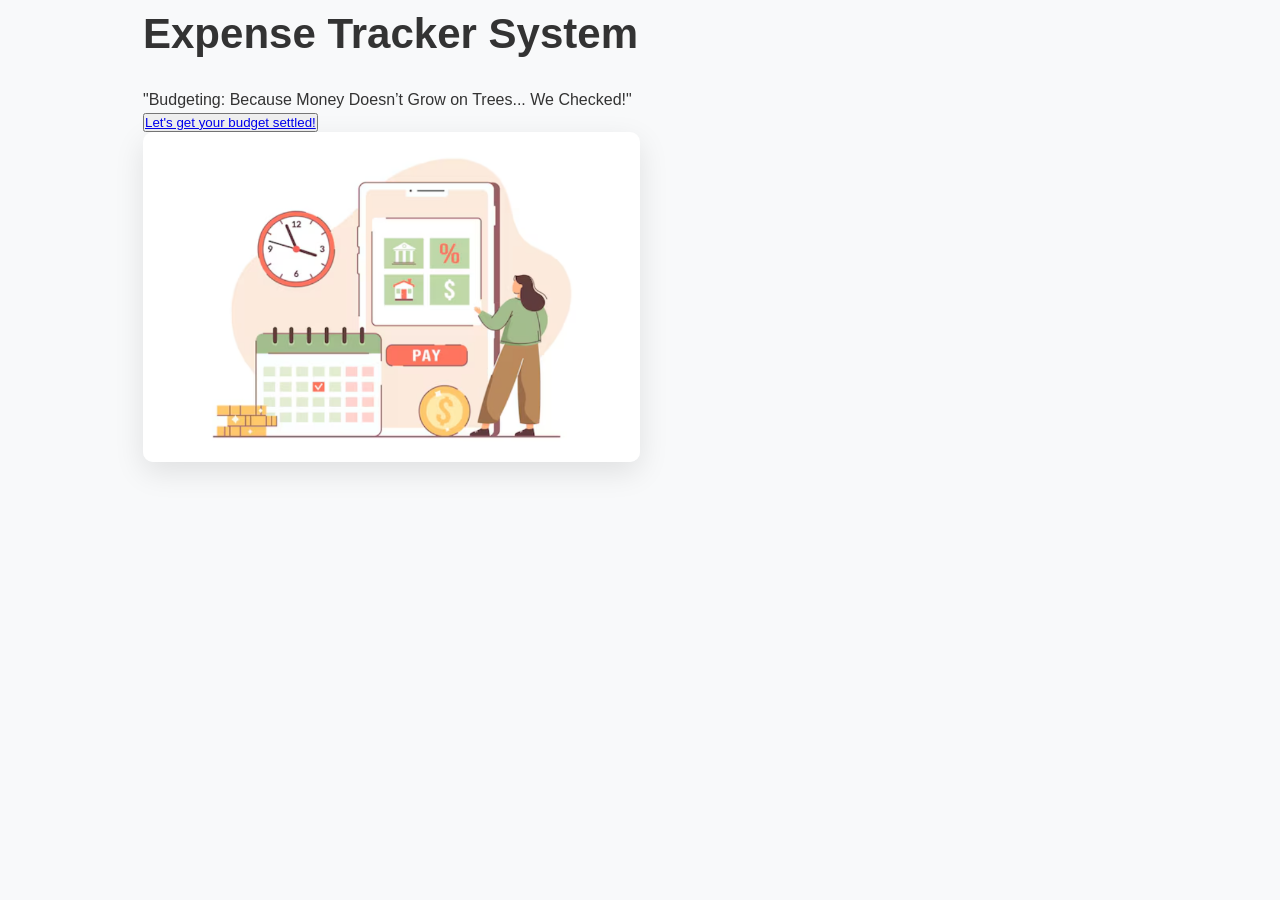
<file: pages/index.html>
<!DOCTYPE html>
<html lang="en">
<head>
    <meta charset="UTF-8">
    <meta name="viewport" content="width=device-width, initial-scale=1.0">
    <title>Expense Tracker System</title>
    <link rel="stylesheet" href="../css/index.css">
</head>
<body>
    <div class="container">
        <div class="left-side">
            <h1>Expense Tracker System</h1>
            <p>"Budgeting: Because Money Doesn’t Grow on Trees... We Checked!"</p>
            <button class="login-btn"><a href="register.html">Let's get your budget settled!</a></button>
        </div>
        <div class="right-side">
            <img src="../images/background.png" alt="Expense Tracking Image">
        </div>
    </div>
</body>
</html>
</file>
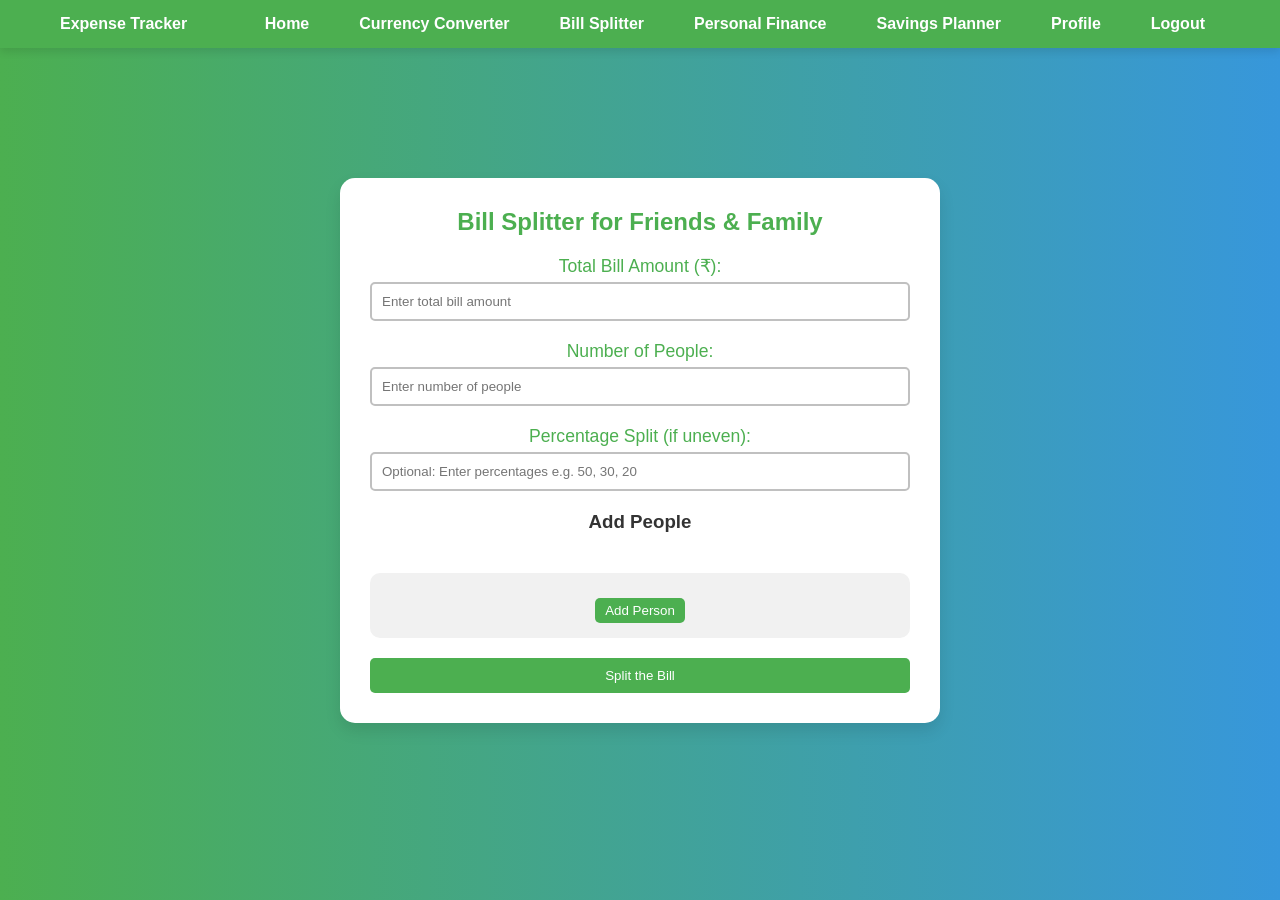
<file: pages/bill_split.html>
<!DOCTYPE html>
<html lang="en">
  <head>
    <meta charset="UTF-8" />
    <meta name="viewport" content="width=device-width, initial-scale=1.0" />
    <title>Bill Splitter for Friends & Family</title>
    <link rel="stylesheet" href="../css/billing_split.css">
  </head>
  <body>
    <nav class="navbar">
      <div class="nav-content">
          <h1>Expense Tracker</h1>
          <ul class="nav-links">
              <li><a href="home.php">Home</a></li>
              <li><a href="convertor.html">Currency Converter</a></li>
              <li><a href="bill_split.html">Bill Splitter</a></li>
              <li><a href="personaltracker.php">Personal Finance</a></li>
              <li><a href="savings_planner.html">Savings Planner</a></li>
              <li><a href="../php/dashboard.php">Profile</a></li>
              <li><a href="../php/logout.php">Logout</a></li>
          </ul>
      </div>
  </nav>
    <div class="container">
      <h2>Bill Splitter for Friends & Family</h2>
      <form id="billSplitterForm" class="bill-splitter-form">
        <div class="form-group">
          <label for="totalBill">Total Bill Amount (₹):</label>
          <input
            type="number"
            id="totalBill"
            placeholder="Enter total bill amount"
            required
          />
          <span class="tooltip">Total amount to be split.</span>
        </div>
        <div class="form-group">
          <label for="numPeople">Number of People:</label>
          <input
            type="number"
            id="numPeople"
            placeholder="Enter number of people"
            required
          />
          <span class="tooltip">How many people are splitting the bill?</span>
        </div>
        <div class="form-group">
          <label for="percentSplit">Percentage Split (if uneven):</label>
          <input
            type="text"
            id="percentSplit"
            placeholder="Optional: Enter percentages e.g. 50, 30, 20"
          />
          <span class="tooltip"
            >Optional: Enter percentage splits for each person.</span
          >
        </div>

        <!-- Add Friends Section -->
        <h3>Add People</h3>
        <div id="friendsContainer" class="friends-list">
          <ul id="friendsList">
            <!-- Dynamically populated friend list -->
          </ul>
          <button type="button" id="addFriendButton" class="add-friend-btn">
            Add Person
          </button>
        </div>

        <button type="submit">Split the Bill</button>
      </form>

      <!-- Result Section -->
      <div id="resultSection" class="result-section">
        <h3>Bill Split Summary</h3>
        <table id="splitTable">
          <thead>
            <tr>
              <th>Person</th>
              <th>Amount Owed (₹)</th>
            </tr>
          </thead>
          <tbody>
            <!-- Dynamically populated with bill splits -->
          </tbody>
        </table>
      </div>
    </div>
    <script>
      document.addEventListener('DOMContentLoaded', function () {
        const form = document.getElementById('billSplitterForm');
        const friendsList = document.getElementById('friendsList');
        const addFriendButton = document.getElementById('addFriendButton');
        const resultSection = document.getElementById('resultSection');
        const splitTableBody = document.querySelector('#splitTable tbody');

        let friendCount = 1;

        // Function to add a new friend input field
        addFriendButton.addEventListener('click', function () {
          friendCount++;
          const li = document.createElement('li');
          li.innerHTML = `
              <input type="text" id="friend${friendCount}" placeholder="Person ${friendCount-1} Name" required>
              <button type="button" class="delete-friend-btn">🗑️</button>
          `;
          friendsList.appendChild(li);

          // Add event listener to the delete button
          const deleteButton = li.querySelector('.delete-friend-btn');
          deleteButton.addEventListener('click', function () {
            friendsList.removeChild(li);
            friendCount--; // Decrement friend count
          });
        });

        // Function to handle form submission
        form.addEventListener('submit', function (event) {
          event.preventDefault();

          const totalBill = parseFloat(document.getElementById('totalBill').value);
          const numPeople = parseInt(document.getElementById('numPeople').value, 10);
          const percentSplit = document.getElementById('percentSplit').value;
          const friends = Array.from(friendsList.children).map(
            (li) => li.querySelector('input').value
          );

          // Validate number of people
          if (numPeople <= 0) {
            alert('Number of people must be greater than 0.');
            return;
          }

          // Validate if number of friends matches number of people
          if (friends.length !== numPeople) {
            alert('Number of people added does not match the value entered');
            return;
          }

          // Validate percentage split (if provided)
          let splits;
          if (percentSplit) {
            const percentages = percentSplit.split(',').map((p) => parseFloat(p.trim()));
            if (
              percentages.length !== numPeople ||
              percentages.reduce((a, b) => a + b, 0) !== 100
            ) {
              alert('Percentages must sum to 100 and match the number of people.');
              return;
            }
            splits = percentages.map((p) => ((totalBill * p) / 100).toFixed(2));
          } else {
            const equalShare = (totalBill / numPeople).toFixed(2);
            splits = new Array(numPeople).fill(equalShare);
          }

          // Clear previous results
          splitTableBody.innerHTML = '';

          // Populate the table with results
          friends.forEach((friend, index) => {
            const row = document.createElement('tr');
            row.innerHTML = `
                <td>${friend}</td>
                <td>₹${splits[index]}</td>
            `;
            splitTableBody.appendChild(row);
          });

          // Show the result section
          resultSection.classList.add('active');
        });
      });
    </script>
  </body>
</html>
</file>
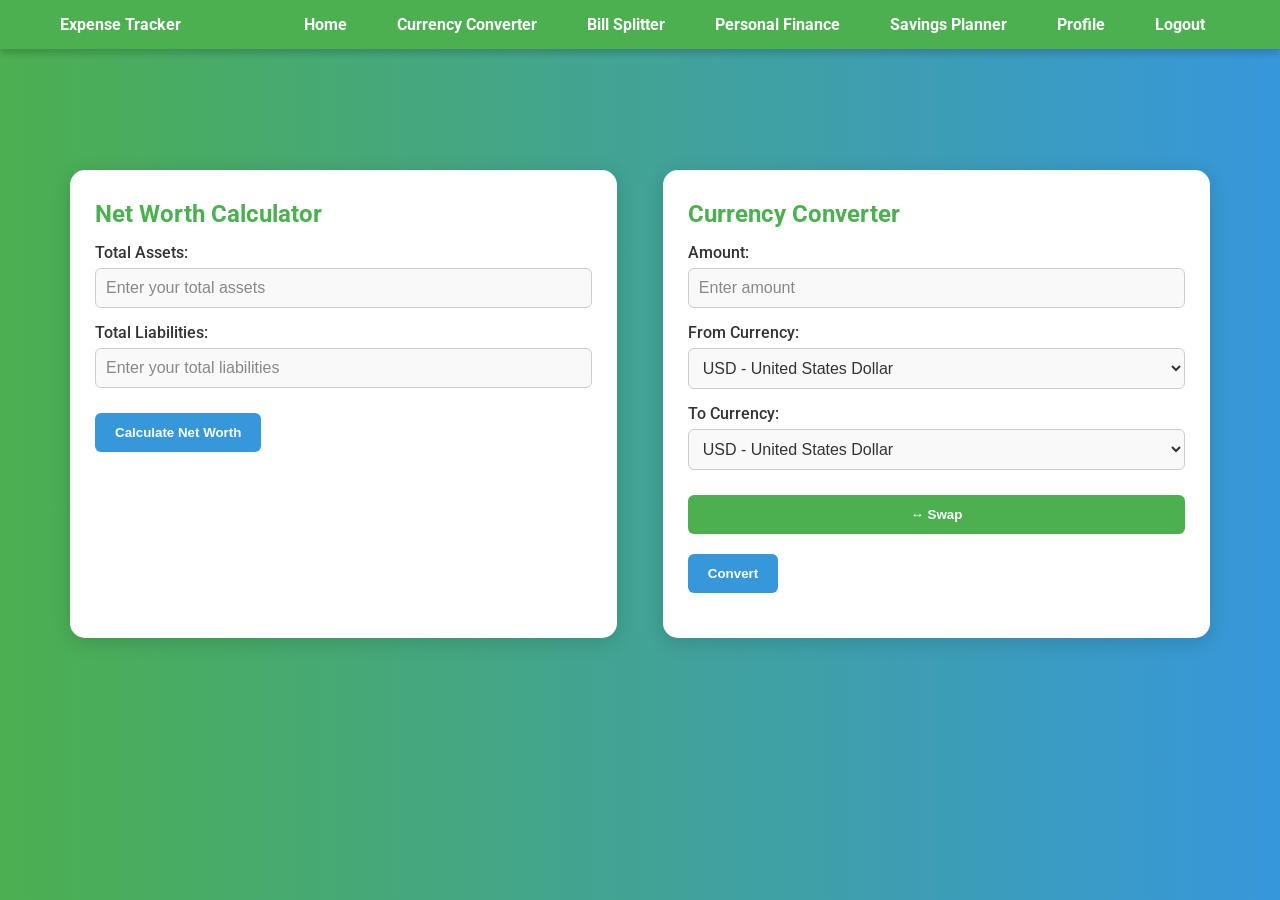
<file: pages/convertor.html>
<!DOCTYPE html>
<html lang="en">
  <head>
    <meta charset="UTF-8" />
    <meta name="viewport" content="width=device-width, initial-scale=1.0" />
    <title>Financial Tools</title>
    <link rel="stylesheet" href="../css/convertor.css" />
    <link rel="preconnect" href="https://fonts.googleapis.com" />
    <link rel="preconnect" href="https://fonts.gstatic.com" crossorigin />
    <link
      href="https://fonts.googleapis.com/css2?family=Roboto:wght@400;700&display=swap"
      rel="stylesheet"
    />
  </head>
  <body>
    <header class="navbar">
      <div class="nav-content">
        <h1>Currency Converter</h1>
      </div>
    </header>
    <nav class="navbar">
      <div class="nav-content">
          <h1>Expense Tracker</h1>
          <ul class="nav-links">
              <li><a href="home.php">Home</a></li>
              <li><a href="convertor.html">Currency Converter</a></li>
              <li><a href="bill_split.html">Bill Splitter</a></li>
              <li><a href="personaltracker.php">Personal Finance</a></li>
              <li><a href="savings_planner.html">Savings Planner</a></li>
              <li><a href="../php/dashboard.php">Profile</a></li>
              <li><a href="../php/logout.php">Logout</a></li>
          </ul>
      </div>
  </nav>
    <div class="container">
      <div class="calculator-container">
        <!-- Net Worth Calculator -->
        <div class="calculator">
          <h2>Net Worth Calculator</h2>
          <form id="netWorthForm">
            <div class="form-group">
              <label for="assets">Total Assets:</label>
              <input
                type="number"
                id="assets"
                placeholder="Enter your total assets"
                required
              />
            </div>
            <div class="form-group">
              <label for="liabilities">Total Liabilities:</label>
              <input
                type="number"
                id="liabilities"
                placeholder="Enter your total liabilities"
                required
              />
            </div>
            <button type="submit" class="btn">Calculate Net Worth</button>
          </form>
          <div id="netWorthResult" class="result"></div>
        </div>

        <!-- Currency Converter -->
        <div class="calculator">
          <h2>Currency Converter</h2>
          <form id="currencyConverter">
            <div class="form-group">
              <label for="amount">Amount:</label>
              <input
                type="number"
                id="amount"
                step="0.01"
                placeholder="Enter amount"
                required
              />
            </div>
            <div class="form-group">
              <label for="fromCurrency">From Currency:</label>
              <select id="fromCurrency" required>
                <option value="USD">USD - United States Dollar</option>
                <option value="EUR">EUR - Euro</option>
                <option value="GBP">GBP - British Pound</option>
                <option value="INR">INR - Indian Rupee</option>
                <option value="JPY">JPY - Japanese Yen</option>
                <!-- Add more currencies as needed -->
              </select>
            </div>
            <div class="form-group">
              <label for="toCurrency">To Currency:</label>
              <select id="toCurrency" required>
                <option value="USD">USD - United States Dollar</option>
                <option value="EUR">EUR - Euro</option>
                <option value="GBP">GBP - British Pound</option>
                <option value="INR">INR - Indian Rupee</option>
                <option value="JPY">JPY - Japanese Yen</option>
                <!-- Add more currencies as needed -->
              </select>
            </div>
            <button type="button" id="swapCurrencies" class="btn-swap">↔ Swap</button>
            <button type="submit" class="btn">Convert</button>
          </form>
          <div id="conversionResult" class="result"></div>
          <div id="conversionRateDisplay" class="result"></div>
        </div>
      </div>
    </div>

    <script>
      // JavaScript for Net Worth Calculator
      document.getElementById("netWorthForm").addEventListener("submit", function (event) {
        event.preventDefault(); // Prevent default form submission

        const assets = parseFloat(document.getElementById("assets").value);
        const liabilities = parseFloat(document.getElementById("liabilities").value);
        const netWorth = assets - liabilities;

        // Display result
        document.getElementById("netWorthResult").textContent = `Your Net Worth is: Rs. ${netWorth.toFixed(2)}`;
      });

      // JavaScript for Currency Converter
      const currencyConverter = document.getElementById("currencyConverter");
      const swapButton = document.getElementById("swapCurrencies");

      // Function to fetch conversion rate from an API
      async function getConversionRate(fromCurrency, toCurrency) {
        const apiKey = "e15cc0949f1c43b0de5eebc0"; 
        const apiUrl = `https://v6.exchangerate-api.com/v6/${apiKey}/pair/${fromCurrency}/${toCurrency}`;

        try {
          const response = await fetch(apiUrl);
          const data = await response.json();
          if (data.result === "success") {
            return data.conversion_rate;
          } else {
            throw new Error("Failed to fetch conversion rate.");
          }
        } catch (error) {
          console.error("Error fetching conversion rate:", error);
          return null;
        }
      }

      // Function to perform currency conversion
      async function convertCurrency() {
        const amount = parseFloat(document.getElementById("amount").value);
        const fromCurrency = document.getElementById("fromCurrency").value;
        const toCurrency = document.getElementById("toCurrency").value;

        if (isNaN(amount)) { // Fixed: Added missing closing parenthesis
          alert("Please enter a valid amount.");
          return;
        }

        const conversionRate = await getConversionRate(fromCurrency, toCurrency);
        if (conversionRate) {
          const convertedAmount = amount * conversionRate;
          document.getElementById("conversionResult").textContent = `Converted Amount: ${convertedAmount.toFixed(2)} ${toCurrency}`;
          document.getElementById("conversionRateDisplay").textContent = `Conversion Rate: 1 ${fromCurrency} = ${conversionRate.toFixed(4)} ${toCurrency}`;
        } else {
          document.getElementById("conversionResult").textContent = "Failed to fetch conversion rate. Please try again.";
        }
      }

      // Event listener for currency conversion
      currencyConverter.addEventListener("submit", function (event) {
        event.preventDefault();
        convertCurrency();
      });

      // Event listener for swapping currencies
      swapButton.addEventListener("click", function () {
        const fromCurrency = document.getElementById("fromCurrency");
        const toCurrency = document.getElementById("toCurrency");
        const temp = fromCurrency.value;
        fromCurrency.value = toCurrency.value;
        toCurrency.value = temp;
      });
    </script>
  </body>
</html>
</file>
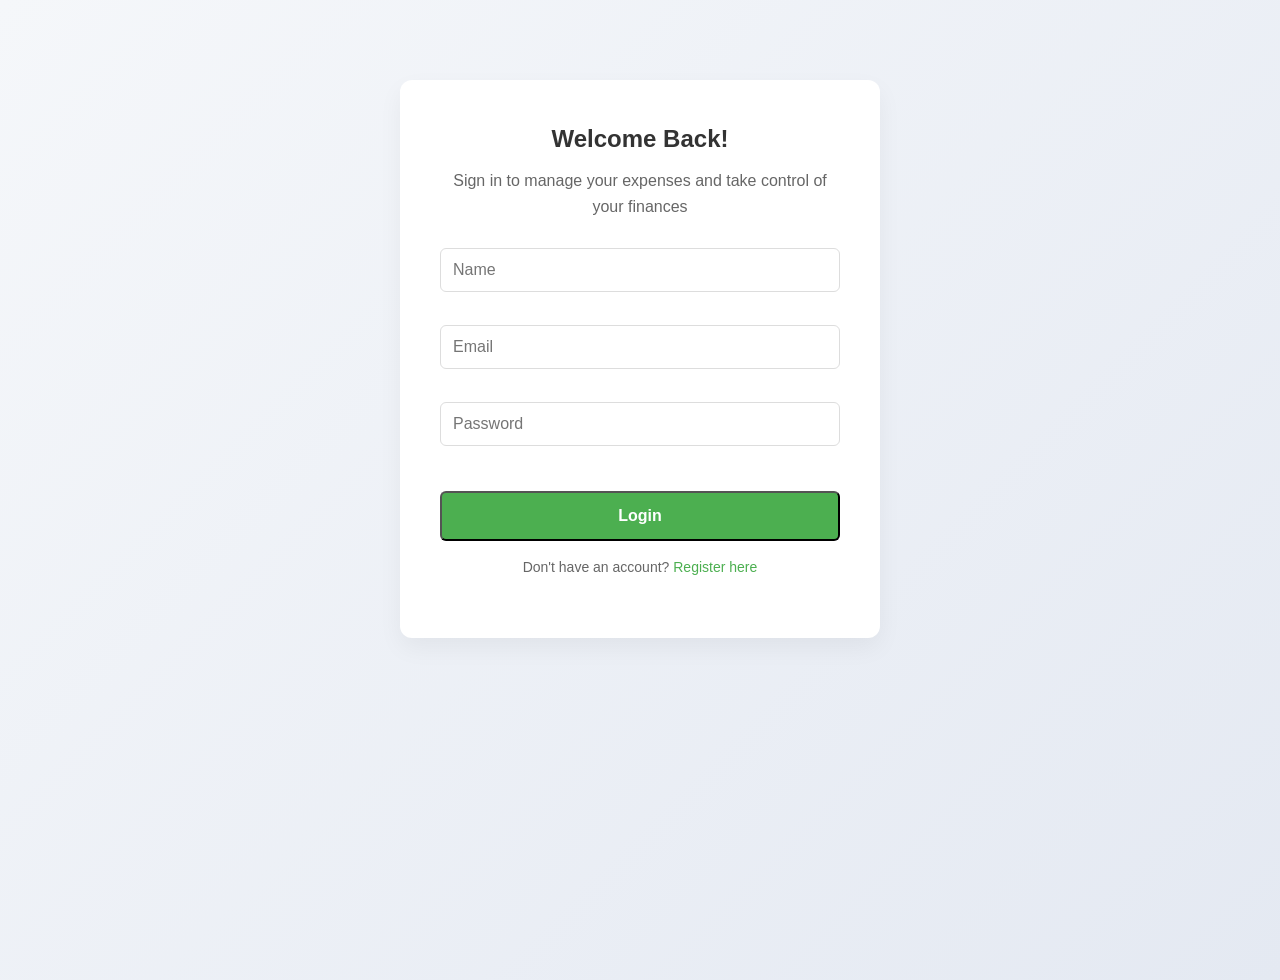
<file: pages/login.html>
<!DOCTYPE html>
<html lang="en">
<head>
    <meta charset="UTF-8">
    <meta name="viewport" content="width=device-width, initial-scale=1.0">
    <title>Login - Expense Tracker</title>
    <link rel="stylesheet" href="../css/login.css">
    <link rel="stylesheet" href="https://cdnjs.cloudflare.com/ajax/libs/font-awesome/6.0.0-beta3/css/all.min.css">
</head>
<body>
    <div class="login-container">
        <h1 class="login-heading">Welcome Back!</h1>
        <p style="text-align: center; margin-bottom: 20px; color: #666;">Sign in to manage your expenses and take control of your finances</p>
        
        <form class="login-form" id="loginForm" novalidate>
            <div class="form-group">
                <input type="text" id="name" placeholder="Name" required autocomplete="name">
                <span class="error-message" id="nameError"></span>
            </div>
            
            <div class="form-group">
                <input type="email" id="email" placeholder="Email" required autocomplete="email">
                <span class="error-message" id="emailError"></span>
            </div>
            
            <div class="form-group">
                <input type="password" id="password" placeholder="Password" required autocomplete="current-password">
                <span class="error-message" id="passwordError"></span>
            </div>
            
            <button type="submit" class="login-btn" id="loginButton">
                <span>Login</span>
                <span class="loading" id="loadingSpinner" style="display: none;"></span>
            </button>
            
            <p class="footer-text">
                Don't have an account? <a href="register.html">Register here</a>
            </p>
        </form>
    </div>
    
    <script>
        document.addEventListener('DOMContentLoaded', function() {
            const loginForm = document.getElementById('loginForm');
            const nameInput = document.getElementById('name');
            const emailInput = document.getElementById('email');
            const passwordInput = document.getElementById('password');
            const nameError = document.getElementById('nameError');
            const emailError = document.getElementById('emailError');
            const passwordError = document.getElementById('passwordError');
            const loginButton = document.getElementById('loginButton');
            const loadingSpinner = document.getElementById('loadingSpinner');
            
            // Validation functions
            function validateName() {
                if (nameInput.value.trim() === '') {
                    nameError.textContent = 'Name is required';
                    return false;
                } else if (nameInput.value.trim().length < 2) {
                    nameError.textContent = 'Name must be at least 2 characters';
                    return false;
                } else {
                    nameError.textContent = '';
                    return true;
                }
            }
            
            function validateEmail() {
                const emailRegex = /^[^\s@]+@[^\s@]+\.[^\s@]+$/;
                if (emailInput.value.trim() === '') {
                    emailError.textContent = 'Email is required';
                    return false;
                } else if (!emailRegex.test(emailInput.value.trim())) {
                    emailError.textContent = 'Please enter a valid email address';
                    return false;
                } else {
                    emailError.textContent = '';
                    return true;
                }
            }
            
            function validatePassword() {
                if (passwordInput.value.trim() === '') {
                    passwordError.textContent = 'Password is required';
                    return false;
                } else if (passwordInput.value.length < 6) {
                    passwordError.textContent = 'Password must be at least 6 characters';
                    return false;
                } else {
                    passwordError.textContent = '';
                    return true;
                }
            }
            
            // Real-time validation
            nameInput.addEventListener('blur', validateName);
            emailInput.addEventListener('blur', validateEmail);
            passwordInput.addEventListener('blur', validatePassword);
            
            // Form submission
            loginForm.addEventListener('submit', function(event) {
                event.preventDefault();
                
                // Validate all fields
                const isNameValid = validateName();
                const isEmailValid = validateEmail();
                const isPasswordValid = validatePassword();
                
                if (isNameValid && isEmailValid && isPasswordValid) {
                    // Show loading state
                    loginButton.disabled = true;
                    loadingSpinner.style.display = 'inline-block';
                    
                    // Get user input
                    const name = nameInput.value;
                    const email = emailInput.value;
                    const password = passwordInput.value;
                    
                    // Send data to PHP using Fetch API
                    fetch("../php/login.php", {
                        method: "POST",
                        headers: {
                            "Content-Type": "application/x-www-form-urlencoded"
                        },
                        body: `name=${encodeURIComponent(name)}&email=${encodeURIComponent(email)}&password=${encodeURIComponent(password)}`
                    })
                    .then(response => {
                        if (!response.ok) {
                            throw new Error('Network response was not ok');
                        }
                        return response.json();
                    })
                    .then(data => {
                        // Reset loading state
                        loginButton.disabled = false;
                        loadingSpinner.style.display = 'none';
                        
                        if (data.status === "success") {
                            alert(data.message);
                            window.location.href = "home.php"; // Redirect on success
                        } else {
                            alert(data.message || "Login failed. Please check your credentials.");
                        }
                    })
                    .catch(error => {
                        console.error("Error:", error);
                        alert("An error occurred while trying to log in. Please try again.");
                        
                        // Reset loading state
                        loginButton.disabled = false;
                        loadingSpinner.style.display = 'none';
                    });
                }
            });
        });
    </script>
</body>
</html>
</file>
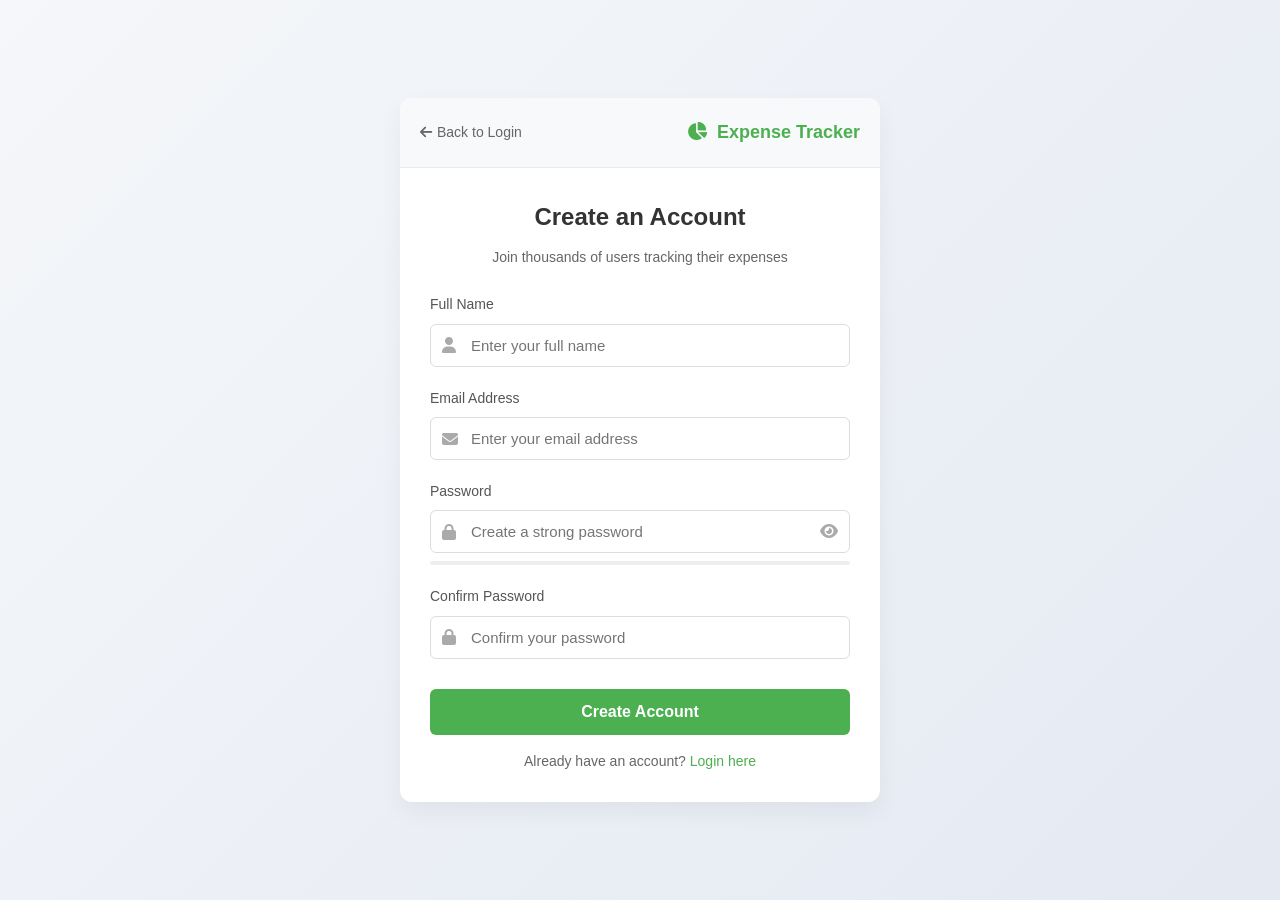
<file: pages/register.html>
<!DOCTYPE html>
<html lang="en">
<head>
    <meta charset="UTF-8">
    <meta name="viewport" content="width=device-width, initial-scale=1.0">
    <title>Register - Expense Tracker</title>
    <link rel="stylesheet" href="https://cdnjs.cloudflare.com/ajax/libs/font-awesome/6.4.0/css/all.min.css">
    <link rel="stylesheet" href="../css/register.css">
</head>
<body>
    <div class="page-container">
        <div class="login-container">
            <div class="login-header">
                <a href="login.html" class="back-link">
                    <i class="fas fa-arrow-left"></i> Back to Login
                </a>
                <div class="logo">
                    <i class="fas fa-chart-pie"></i> Expense Tracker
                </div>
            </div>
            <div class="form-container">
                <div class="welcome-section">
                    <h1 class="login-heading">Create an Account</h1>
                    <p class="login-subheading">Join thousands of users tracking their expenses</p>
                </div>
                <form id="registerForm" class="register-form">
                    <div class="form-group">
                        <label for="name">Full Name</label>
                        <div class="input-with-icon">
                            <i class="fas fa-user icon"></i>
                            <input type="text" id="name" name="name" placeholder="Enter your full name" required autocomplete="name">
                            <span class="validation-icon" id="nameValidation">
                                <i class="fas fa-check-circle"></i>
                            </span>
                        </div>
                        <span class="error-message" id="nameError">Please enter a valid name (at least 2 characters)</span>
                    </div>
                    
                    <div class="form-group">
                        <label for="email">Email Address</label>
                        <div class="input-with-icon">
                            <i class="fas fa-envelope icon"></i>
                            <input type="email" id="email" name="email" placeholder="Enter your email address" required autocomplete="email">
                            <span class="validation-icon" id="emailValidation">
                                <i class="fas fa-check-circle"></i>
                            </span>
                        </div>
                        <span class="error-message" id="emailError">Please enter a valid email address</span>
                    </div>
                    
                    <div class="form-group">
                        <label for="password">Password</label>
                        <div class="input-with-icon">
                            <i class="fas fa-lock icon"></i>
                            <input type="password" id="password" name="password" placeholder="Create a strong password" required autocomplete="new-password">
                            <span class="toggle-password" id="togglePassword">
                                <i class="fas fa-eye"></i>
                            </span>
                        </div>
                        <div class="password-strength">
                            <div class="password-strength-bar" id="passwordStrength"></div>
                        </div>
                        <span class="error-message" id="passwordError">Password must be at least 8 characters with letters, numbers, and symbols</span>
                    </div>
                    
                    <div class="form-group">
                        <label for="confirmPassword">Confirm Password</label>
                        <div class="input-with-icon">
                            <i class="fas fa-lock icon"></i>
                            <input type="password" id="confirmPassword" name="confirmPassword" placeholder="Confirm your password" required autocomplete="new-password">
                            <span class="validation-icon" id="confirmPasswordValidation">
                                <i class="fas fa-check-circle"></i>
                            </span>
                        </div>
                        <span class="error-message" id="confirmPasswordError">Passwords do not match</span>
                    </div>
                    
                    <button type="submit" id="submitButton" class="register-btn">
                        <span class="btn-text">Create Account</span>
                        <span class="loading-icon">
                            <i class="fas fa-spinner fa-spin"></i>
                        </span>
                    </button>
                </form>
                <p class="footer-text">Already have an account? <a href="login.html">Login here</a></p>
            </div>
        </div>
        <!-- Toast Alert Container -->
        <div id="alertToast" class="alert-toast">
            <div class="alert-content">
                <span class="alert-icon">
                    <i class="fas fa-check-circle"></i>
                </span>
                <span class="alert-message" id="alertMessage"></span>
            </div>
            <button class="alert-close" id="alertClose">
                <i class="fas fa-times"></i>
            </button>
        </div>
    </div>
    
    <script>
    document.addEventListener("DOMContentLoaded", function() {
        const nameInput = document.getElementById("name");
        const emailInput = document.getElementById("email");
        const passwordInput = document.getElementById("password");
        const confirmPasswordInput = document.getElementById("confirmPassword");
        const togglePassword = document.getElementById("togglePassword");
        const registerForm = document.getElementById("registerForm");
        const passwordStrength = document.getElementById("passwordStrength");
        const alertToast = document.getElementById("alertToast");
        const alertMessage = document.getElementById("alertMessage");
        const alertClose = document.getElementById("alertClose");
        const submitButton = document.getElementById("submitButton");
        const btnText = submitButton.querySelector(".btn-text");
        const loadingIcon = submitButton.querySelector(".loading-icon");
        
        // Show alert toast function
        function showAlert(message, type) {
            alertToast.className = "alert-toast " + type + " show";
            alertMessage.textContent = message;
            
            // Icon based on type
            const iconElement = alertToast.querySelector(".alert-icon i");
            if (type === "success") {
                iconElement.className = "fas fa-check-circle";
            } else {
                iconElement.className = "fas fa-exclamation-circle";
            }
            
            // Auto hide after 5 seconds
            setTimeout(() => {
                alertToast.classList.remove("show");
            }, 5000);
        }
        
        // Close alert on click
        alertClose.addEventListener("click", function() {
            alertToast.classList.remove("show");
        });
        
        // Input focus events
        const allInputs = document.querySelectorAll('.input-with-icon input');
        allInputs.forEach(input => {
            input.addEventListener('focus', function() {
                this.parentElement.classList.add('focused');
            });
            
            input.addEventListener('blur', function() {
                this.parentElement.classList.remove('focused');
            });
        });
        
        // Toggle password visibility
        togglePassword.addEventListener("click", function() {
            const type = passwordInput.getAttribute("type") === "password" ? "text" : "password";
            passwordInput.setAttribute("type", type);
            this.innerHTML = type === "password" ? '<i class="fas fa-eye"></i>' : '<i class="fas fa-eye-slash"></i>';
        });
        
        // Validation functions
        function validateName() {
            const name = nameInput.value.trim();
            const nameValidation = document.getElementById("nameValidation");
            const nameError = document.getElementById("nameError");
            
            if (name.length >= 2) {
                nameValidation.classList.add("valid");
                nameValidation.classList.remove("invalid");
                nameError.classList.remove("visible");
                return true;
            } else {
                nameValidation.classList.remove("valid");
                nameValidation.classList.add("invalid");
                nameError.classList.add("visible");
                return false;
            }
        }
        
        function validateEmail() {
            const email = emailInput.value.trim();
            const emailValidation = document.getElementById("emailValidation");
            const emailError = document.getElementById("emailError");
            const emailRegex = /^[^\s@]+@[^\s@]+\.[^\s@]+$/;
            
            if (emailRegex.test(email)) {
                emailValidation.classList.add("valid");
                emailValidation.classList.remove("invalid");
                emailError.classList.remove("visible");
                return true;
            } else {
                emailValidation.classList.remove("valid");
                emailValidation.classList.add("invalid");
                emailError.classList.add("visible");
                return false;
            }
        }
        
        function validatePassword() {
            const password = passwordInput.value;
            const passwordValidation = document.getElementById("passwordValidation");
            const passwordError = document.getElementById("passwordError");
            
            // Password strength calculation
            let strength = 0;
            if (password.length >= 8) strength += 25;
            if (password.match(/[a-z]+/)) strength += 25;
            if (password.match(/[A-Z]+/)) strength += 25;
            if (password.match(/[0-9]+/)) strength += 15;
            if (password.match(/[^a-zA-Z0-9]+/)) strength += 10;
            
            // Update strength bar
            passwordStrength.style.width = strength + "%";
            
            // Set color based on strength
            if (strength < 30) {
                passwordStrength.style.backgroundColor = "#e53935"; // Red
            } else if (strength < 60) {
                passwordStrength.style.backgroundColor = "#ff9800"; // Orange
            } else {
                passwordStrength.style.backgroundColor = "#4CAF50"; // Green
            }
            
            if (strength >= 60) {
                passwordError.classList.remove("visible");
                return true;
            } else {
                passwordError.classList.add("visible");
                return false;
            }
        }
        
        function validateConfirmPassword() {
            const password = passwordInput.value;
            const confirmPassword = confirmPasswordInput.value;
            const confirmPasswordValidation = document.getElementById("confirmPasswordValidation");
            const confirmPasswordError = document.getElementById("confirmPasswordError");
            
            if (confirmPassword === password && confirmPassword !== "") {
                confirmPasswordValidation.classList.add("valid");
                confirmPasswordValidation.classList.remove("invalid");
                confirmPasswordError.classList.remove("visible");
                return true;
            } else {
                confirmPasswordValidation.classList.remove("valid");
                confirmPasswordValidation.classList.add("invalid");
                confirmPasswordError.classList.add("visible");
                return false;
            }
        }
        
        // Add input event listeners
        nameInput.addEventListener("input", validateName);
        emailInput.addEventListener("input", validateEmail);
        passwordInput.addEventListener("input", validatePassword);
        confirmPasswordInput.addEventListener("input", validateConfirmPassword);
        
        // Form submission
        registerForm.addEventListener("submit", function(event) {
            event.preventDefault();
            
            // Perform all validations
            const isNameValid = validateName();
            const isEmailValid = validateEmail();
            const isPasswordValid = validatePassword();
            const isConfirmPasswordValid = validateConfirmPassword();
            
            // If all validations pass, proceed with form submission
            if (isNameValid && isEmailValid && isPasswordValid && isConfirmPasswordValid) {
                // Show loading state
                btnText.style.opacity = 0;
                loadingIcon.style.display = "block";
                submitButton.disabled = true;
                
                // Original form submission logic
                fetch("../php/register.php", {
                    method: "POST",
                    headers: {
                        "Content-Type": "application/x-www-form-urlencoded"
                    },
                    body: `name=${encodeURIComponent(nameInput.value.trim())}&email=${encodeURIComponent(emailInput.value.trim())}&password=${encodeURIComponent(passwordInput.value)}`
                })
                .then(response => response.text())
                .then(data => {
                    console.log("Raw Response:", data);
                    try {
                        const jsonData = JSON.parse(data);
                        
                        if (jsonData.status === "success") {
                            // Success alert
                            showAlert("Registration successful! Redirecting to login...", "success");
                            
                            setTimeout(() => {
                                window.location.href = "login.html";
                            }, 2000);
                        } else {
                            // Error alert
                            showAlert(jsonData.message || "Registration failed.", "error");
                            
                            // Reset button state
                            btnText.style.opacity = 1;
                            loadingIcon.style.display = "none";
                            submitButton.disabled = false;
                        }
                    } catch (err) {
                        console.error("JSON Parse Error:", err, "Response:", data);
                        showAlert("Unexpected server response.", "error");
                        
                        // Reset button state
                        btnText.style.opacity = 1;
                        loadingIcon.style.display = "none";
                        submitButton.disabled = false;
                    }
                })
                .catch(error => {
                    console.error("Fetch error:", error);
                    showAlert("Network error. Please try again later.", "error");
                    
                    // Reset button state
                    btnText.style.opacity = 1;
                    loadingIcon.style.display = "none";
                    submitButton.disabled = false;
                });
            } else {
                // Shake the form to indicate validation errors
                document.querySelector(".login-container").classList.add("shake");
                setTimeout(() => {
                    document.querySelector(".login-container").classList.remove("shake");
                }, 500);
                
                // Show error alert
                showAlert("Please correct the errors in the form.", "error");
            }
        });
    });
    </script>
</body>
</html>
</file>
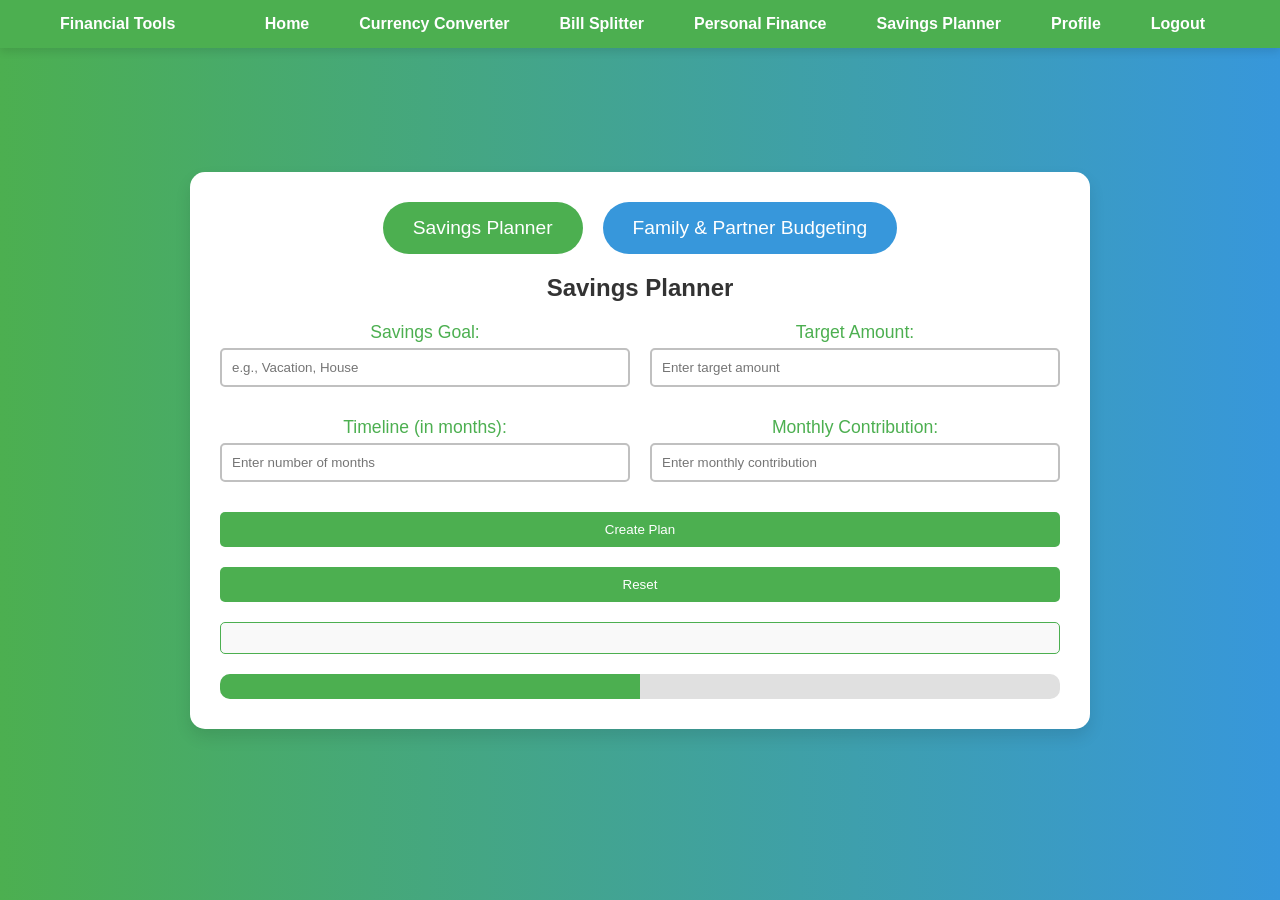
<file: pages/savings_planner.html>
<!DOCTYPE html>
<html lang="en">
<head>
  <meta charset="UTF-8">
  <meta name="viewport" content="width=device-width, initial-scale=1.0">
  <title>Savings Planner & Budgeting</title>
  <link rel="stylesheet" href="../css/saving_style.css">
</head>
<body>
  <nav class="navbar">
    <div class="nav-content">
        <h1>Financial Tools</h1>
        <ul class="nav-links">
            <li><a href="home.php">Home</a></li>
            <li><a href="convertor.html">Currency Converter</a></li>
            <li><a href="bill_split.html">Bill Splitter</a></li>
            <li><a href="personaltracker.php">Personal Finance</a></li>
            <li><a href="savings_planner.html">Savings Planner</a></li>
            <li><a href="../php/dashboard.php">Profile</a></li>
            <li><a href="../php/logout.php">Logout</a></li>
        </ul>
    </div>
</nav>
  
  <div class="container">
    <!-- Tabbed Interface for Planner and Budgeting -->
    <input type="radio" id="savings-tab" name="tab" checked>
    <input type="radio" id="budgeting-tab" name="tab">
    
    <!-- Tabs for Navigation -->
    <div class="tabs">
      <label for="savings-tab" class="tab-label">Savings Planner</label>
      <label for="budgeting-tab" class="tab-label">Family & Partner Budgeting</label>
    </div>

    <!-- Savings Planner Section -->
<section id="savings-planner" class="tab-content">
  <h2>Savings Planner</h2>
  <form id="savingsForm" class="savings-form">
    <div class="form-group">
      <label for="goal">Savings Goal:</label>
      <input type="text" id="goal" placeholder="e.g., Vacation, House" required>
      <span class="tooltip">Enter what you're saving for.</span>
    </div>
    <div class="form-group">
      <label for="amount">Target Amount:</label>
      <input type="number" id="amount" placeholder="Enter target amount" required>
      <span class="tooltip">Total amount you want to save.</span>
    </div>
    <div class="form-group">
      <label for="timeline">Timeline (in months):</label>
      <input type="number" id="timeline" placeholder="Enter number of months" required>
      <span class="tooltip">How long will you save?</span>
    </div>
    <div class="form-group">
      <label for="contribution">Monthly Contribution:</label>
      <input type="number" id="contribution" placeholder="Enter monthly contribution" required>
      <span class="tooltip">How much will you save each month?</span>
    </div>

    <button type="submit" class="submit-btn">Create Plan</button>
    <button type="button" id="resetSavings" class="reset-btn">Reset</button>
  </form>
  <div id="savingsOutput" class="output"></div>
  <div class="progress-bar">
    <div id="savingsProgress" class="progress-bar-fill"></div>
  </div>
</section>

<!-- Family & Partner Budgeting Section -->
<section id="family-budgeting" class="tab-content">
  <h2>Family & Partner Budgeting</h2>
  <form id="budgetForm" class="budget-form">
    <div class="form-group">
      <label for="sharedGoal">Shared Goal:</label>
      <input type="text" id="sharedGoal" placeholder="e.g., Family Vacation, Household Expenses" required>
      <span class="tooltip">What is the budget for?</span>
    </div>
    <div class="form-group">
      <label for="totalBudget">Total Budget:</label>
      <input type="number" id="totalBudget" placeholder="Enter total shared budget" required>
      <span class="tooltip">Total amount available.</span>
    </div>
    <div class="form-group">
      <label for="member1">Member 1 Spending Limit:</label>
      <input type="number" id="member1" placeholder="Enter Member 1's limit" required>
      <span class="tooltip">Limit for Member 1's spending.</span>
    </div>
    <div class="form-group">
      <label for="member2">Member 2 Spending Limit:</label>
      <input type="number" id="member2" placeholder="Enter Member 2's limit" required>
      <span class="tooltip">Limit for Member 2's spending.</span>
    </div>

    <button type="submit" class="submit-btn">Create Budget</button>
    <button type="button" id="resetBudget" class="reset-btn">Reset</button>
  </form>
  <div id="budgetOutput" class="output"></div>
  <div class="progress-bar">
    <div id="budgetProgress1" class="progress-bar-fill"></div>
  </div>
  <div class="progress-bar">
    <div id="budgetProgress2" class="progress-bar-fill"></div>
  </div>
</section>
<script>
// Function to handle Savings Planner submission
document.getElementById("savingsForm").addEventListener("submit", function (event) {
  event.preventDefault(); // Prevent form submission

  // Get input values
  const goal = document.getElementById("goal").value;
  const targetAmount = parseFloat(document.getElementById("amount").value);
  const timeline = parseInt(document.getElementById("timeline").value);
  const monthlyContribution = parseFloat(document.getElementById("contribution").value);

  // Validate inputs
  if (isNaN(targetAmount) || isNaN(timeline) || isNaN(monthlyContribution)) {
    alert("Please enter valid numbers for target amount, timeline, and monthly contribution.");
    return;
  }

  // Calculate total savings over the timeline
  const totalSavings = monthlyContribution * timeline;

  // Prepare output message
  let outputMessage;
  if (totalSavings >= targetAmount) {
    outputMessage = `Congratulations! You will reach your savings goal of ₹${targetAmount} for ${goal} in ${timeline} months with a monthly contribution of ₹${monthlyContribution}.`;
  } else {
    const additionalAmountNeeded = targetAmount - totalSavings;
    outputMessage = `You need to save an additional ₹${additionalAmountNeeded} to reach your savings goal of ₹${targetAmount} for ${goal} in ${timeline} months.`;
  }

  // Display output
  document.getElementById("savingsOutput").innerHTML = outputMessage;

  // Update progress bar
  const progressPercentage = Math.min((totalSavings / targetAmount) * 100, 100);
  document.getElementById("savingsProgress").style.width = `${progressPercentage}%`;
});

// Function to handle Budgeting submission
document.getElementById("budgetForm").addEventListener("submit", function (event) {
  event.preventDefault(); // Prevent form submission

  // Get input values
  const sharedGoal = document.getElementById("sharedGoal").value;
  const totalBudget = parseFloat(document.getElementById("totalBudget").value);
  const member1Limit = parseFloat(document.getElementById("member1").value);
  const member2Limit = parseFloat(document.getElementById("member2").value);

  // Validate inputs
  if (isNaN(totalBudget) || isNaN(member1Limit) || isNaN(member2Limit)) {
    alert("Please enter valid numbers for total budget and spending limits.");
    return;
  }

  // Check if limits are within total budget
  const totalLimits = member1Limit + member2Limit;
  let outputMessage;

  if (totalLimits <= totalBudget) {
    outputMessage = `Your shared goal of ₹${totalBudget} for ${sharedGoal} is achievable! Member 1 can spend up to ₹${member1Limit} and Member 2 can spend up to ₹${member2Limit}.`;
  } else {
    const excessAmount = totalLimits - totalBudget;
    outputMessage = `Your total spending limits exceed the budget by ₹${excessAmount}. Please adjust the limits.`;
  }

  // Display output
  document.getElementById("budgetOutput").innerHTML = outputMessage;

  // Update progress bars
  const member1Progress = (member1Limit / totalBudget) * 100;
  const member2Progress = (member2Limit / totalBudget) * 100;
  document.getElementById("budgetProgress1").style.width = `${member1Progress}%`;
  document.getElementById("budgetProgress2").style.width = `${member2Progress}%`;
});

// Reset Savings Form
document.getElementById("resetSavings").addEventListener("click", function () {
  document.getElementById("savingsForm").reset();
  document.getElementById("savingsOutput").innerHTML = "";
  document.getElementById("savingsProgress").style.width = "0%";
});

// Reset Budget Form
document.getElementById("resetBudget").addEventListener("click", function () {
  document.getElementById("budgetForm").reset();
  document.getElementById("budgetOutput").innerHTML = "";
  document.getElementById("budgetProgress1").style.width = "0%";
  document.getElementById("budgetProgress2").style.width = "0%";
});
</script>
</body>
</html>
</file>
<file: css/index.css>
/* Base Styles */
* {
    margin: 0;
    padding: 0;
    box-sizing: border-box;
}

body {
    font-family: 'Arial', sans-serif;
    line-height: 1.6;
    color: #333;
    background-color: #f8f9fa;
}

.container {
    width: 80%;
    max-width: 1200px;
    margin: 0 auto;
    padding: 0 15px;
}

/* Header & Navigation */
header {
    background-color: #fff;
    box-shadow: 0 2px 10px rgba(0, 0, 0, 0.1);
    position: fixed;
    width: 100%;
    top: 0;
    z-index: 1000;
}

.main-nav {
    display: flex;
    justify-content: space-between;
    align-items: center;
    padding: 15px 5%;
}

.logo {
    font-size: 24px;
    font-weight: bold;
    color: #4CAF50;
}

.logo i {
    margin-right: 8px;
}

.nav-links {
    display: flex;
    list-style: none;
}

.nav-links li {
    margin-left: 25px;
}

.nav-links a {
    text-decoration: none;
    color: #333;
    font-weight: 500;
    transition: color 0.3s ease;
}

.nav-links a:hover {
    color: #4CAF50;
}

.nav-login {
    background-color: #4CAF50;
    color: white !important;
    padding: 8px 20px;
    border-radius: 5px;
    transition: background-color 0.3s ease;
}

.nav-login:hover {
    background-color: #45a049;
}

/* Hero Section */
.hero {
    display: flex;
    justify-content: space-between;
    align-items: center;
    padding: 120px 0 80px;
    overflow: hidden;
}

.left-side {
    width: 50%;
    display: flex;
    flex-direction: column;
    justify-content: center;
    align-items: flex-start;
}

.right-side {
    width: 50%;
    display: flex;
    justify-content: center;
    align-items: center;
}

.right-side img {
    max-width: 100%;
    height: auto;
    border-radius: 10px;
    box-shadow: 0 10px 30px rgba(0, 0, 0, 0.1);
    animation: float 6s ease-in-out infinite;
}

h1 {
    font-size: 42px;
    font-weight: 700;
    color: #333;
    margin-bottom: 20px;
    animation: fadeSlideUp 1.5s ease-out;
}

.tagline {
    font-size: 18px;
    font-style: italic;
    color: #666;
    margin-bottom: 15px;
    animation: fadeSlideUp 1.8s ease-out;
}

.hero-description {
    font-size: 18px;
    color: #555;
    margin-bottom: 30px;
    line-height: 1.6;
    animation: fadeSlideUp 2.1s ease-out;
}

.cta-buttons {
    display: flex;
    gap: 15px;
    animation: fadeSlideUp 2.4s ease-out;
}

.primary-btn, .secondary-btn {
    padding: 12px 25px;
    font-size: 16px;
    font-weight: 600;
    border: none;
    border-radius: 5px;
    cursor: pointer;
    transition: all 0.3s ease;
}

.primary-btn {
    background-color: #4CAF50;
    color: white;
}

.primary-btn:hover {
    background-color: #45a049;
    transform: translateY(-2px);
    box-shadow: 0 5px 15px rgba(76, 175, 80, 0.3);
}

.secondary-btn {
    background-color: #fff;
    color: #4CAF50;
    border: 1px solid #4CAF50;
}

.secondary-btn:hover {
    background-color: #f0f8f0;
    transform: translateY(-2px);
    box-shadow: 0 5px 15px rgba(76, 175, 80, 0.1);
}

.cta-buttons a {
    text-decoration: none;
    color: inherit;
    display: flex;
    align-items: center;
}

.cta-buttons i {
    margin-left: 8px;
}

/* Features Section */
.features-section {
    padding: 80px 0;
    background-color: #fff;
    text-align: center;
}

.features-section h2 {
    font-size: 32px;
    margin-bottom: 50px;
    color: #333;
    position: relative;
}

.features-section h2::after {
    content: '';
    position: absolute;
    width: 60px;
    height: 3px;
    background-color: #4CAF50;
    bottom: -15px;
    left: 50%;
    transform: translateX(-50%);
}

.features-container {
    display: flex;
    flex-wrap: wrap;
    justify-content: center;
    gap: 30px;
}

.feature-card {
    background-color: #fff;
    padding: 30px;
    border-radius: 10px;
    box-shadow: 0 5px 20px rgba(0, 0, 0, 0.05);
    width: calc(25% - 30px);
    min-width: 250px;
    transition: transform 0.3s ease, box-shadow 0.3s ease;
}

.feature-card:hover {
    transform: translateY(-10px);
    box-shadow: 0 10px 30px rgba(0, 0, 0, 0.1);
}

.feature-icon {
    font-size: 36px;
    color: #4CAF50;
    margin-bottom: 20px;
}

.feature-card h3 {
    font-size: 20px;
    margin-bottom: 15px;
    color: #333;
}

.feature-card p {
    font-size: 16px;
    color: #666;
    line-height: 1.6;
}

/* How It Works Section */
.how-it-works {
    padding: 80px 0;
    background-color: #f8f9fa;
    text-align: center;
}

.how-it-works h2 {
    font-size: 32px;
    margin-bottom: 50px;
    color: #333;
    position: relative;
}

.how-it-works h2::after {
    content: '';
    position: absolute;
    width: 60px;
    height: 3px;
    background-color: #4CAF50;
    bottom: -15px;
    left: 50%;
    transform: translateX(-50%);
}

.steps-container {
    display: flex;
    justify-content: center;
    flex-wrap: wrap;
    gap: 30px;
    margin-top: 30px;
}

.step {
    background-color: #fff;
    padding: 30px;
    border-radius: 10px;
    box-shadow: 0 5px 20px rgba(0, 0, 0, 0.05);
    width: calc(25% - 30px);
    min-width: 230px;
    position: relative;
}

.step-number {
    background-color: #4CAF50;
    color: white;
    width: 40px;
    height: 40px;
    border-radius: 50%;
    display: flex;
    justify-content: center;
    align-items: center;
    font-size: 20px;
    font-weight: bold;
    margin: 0 auto 20px;
}

.step h3 {
    font-size: 20px;
    margin-bottom: 15px;
    color: #333;
}

.step p {
    font-size: 16px;
    color: #666;
    line-height: 1.5;
}

/* Testimonials Section */
.testimonials {
    padding: 80px 0;
    background-color: #fff;
    text-align: center;
}

.testimonials h2 {
    font-size: 32px;
    margin-bottom: 50px;
    color: #333;
    position: relative;
}

.testimonials h2::after {
    content: '';
    position: absolute;
    width: 60px;
    height: 3px;
    background-color: #4CAF50;
    bottom: -15px;
    left: 50%;
    transform: translateX(-50%);
}

.testimonial-container {
    display: flex;
    justify-content: center;
    flex-wrap: wrap;
    gap: 30px;
}

.testimonial-card {
    background-color: #fff;
    padding: 30px;
    border-radius: 10px;
    box-shadow: 0 5px 20px rgba(0, 0, 0, 0.05);
    width: calc(50% - 30px);
    min-width: 300px;
    text-align: left;
}

.user-rating {
    color: #FFD700;
    font-size: 18px;
    margin-bottom: 15px;
}

.testimonial-text {
    font-size: 16px;
    margin-bottom: 20px;
    color: #555;
    line-height: 1.6;
    font-style: italic;
}

.user-info {
    display: flex;
    align-items: center;
}

.user-avatar {
    width: 50px;
    height: 50px;
    border-radius: 50%;
    margin-right: 15px;
    object-fit: cover;
}

.user-name {
    font-weight: bold;
    color: #333;
    font-size: 16px;
}

/* Pricing Section */
.pricing-section {
    padding: 80px 0;
    background-color: #f8f9fa;
    text-align: center;
}

.pricing-section h2 {
    font-size: 32px;
    margin-bottom: 50px;
    color: #333;
    position: relative;
}

.pricing-section h2::after {
    content: '';
    position: absolute;
    width: 60px;
    height: 3px;
    background-color: #4CAF50;
    bottom: -15px;
    left: 50%;
    transform: translateX(-50%);
}

.pricing-container {
    display: flex;
    justify-content: center;
    flex-wrap: wrap;
    gap: 30px;
}

.pricing-card {
    background-color: #fff;
    padding: 40px 30px;
    border-radius: 10px;
    box-shadow: 0 5px 20px rgba(0, 0, 0, 0.05);
    width: calc(33.33% - 30px);
    min-width: 280px;
    position: relative;
    transition: transform 0.3s ease, box-shadow 0.3s ease;
}

.pricing-card:hover {
    transform: translateY(-10px);
    box-shadow: 0 15px 30px rgba(0, 0, 0, 0.1);
}

.pricing-card.featured {
    transform: scale(1.05);
    border: 2px solid #4CAF50;
}

.pricing-card.featured:hover {
    transform: scale(1.05) translateY(-10px);
}

.popular-tag {
    position: absolute;
    top: -15px;
    right: 30px;
    background-color: #4CAF50;
    color: white;
    padding: 5px 15px;
    border-radius: 20px;
    font-size: 14px;
    font-weight: bold;
}

.plan-name {
    font-size: 24px;
    margin-bottom: 15px;
    color: #333;
}

.plan-price {
    font-size: 36px;
    font-weight: bold;
    color: #4CAF50;
    margin-bottom: 20px;
}

.plan-price span {
    font-size: 16px;
    font-weight: normal;
    color: #666;
}

.plan-features {
    list-style: none;
    margin-bottom: 30px;
    text-align: left;
}

.plan-features li {
    margin-bottom: 10px;
    color: #555;
}

.plan-features i {
    color: #4CAF50;
    margin-right: 10px;
}

.pricing-btn {
    background-color: #4CAF50;
    color: white;
    border: none;
    padding: 12px 25px;
    border-radius: 5px;
    font-size: 16px;
    font-weight: 600;
    cursor: pointer;
    transition: all 0.3s ease;
    width: 100%;
}

.pricing-btn:hover {
    background-color: #45a049;
    transform: translateY(-2px);
    box-shadow: 0 5px 15px rgba(76, 175, 80, 0.3);
}

/* Call to Action Section */
.cta-section {
    padding: 80px 0;
    background-color: #4CAF50;
    text-align: center;
    color: white;
}

.cta-section h2 {
    font-size: 32px;
    margin-bottom: 20px;
}

.cta-section p {
    font-size: 18px;
    margin-bottom: 30px;
    max-width: 700px;
    margin-left: auto;
    margin-right: auto;
}

.cta-button {
    background-color: white;
    color: #4CAF50;
    border: none;
    padding: 15px 30px;
    font-size: 18px;
    font-weight: 600;
    border-radius: 5px;
    cursor: pointer;
    transition: all 0.3s ease;
}

.cta-button:hover {
    background-color: #f0f0f0;
    transform: translateY(-2px);
    box-shadow: 0 5px 15px rgba(255, 255, 255, 0.3);
}

.cta-button a {
    text-decoration: none;
    color: inherit;
}

/* FAQ Section */
.faq-section {
    padding: 80px 0;
    background-color: #fff;
    text-align: center;
}

.faq-section h2 {
    font-size: 32px;
    margin-bottom: 50px;
    color: #333;
    position: relative;
}

.faq-section h2::after {
    content: '';
    position: absolute;
    width: 60px;
    height: 3px;
    background-color: #4CAF50;
    bottom: -15px;
    left: 50%;
    transform: translateX(-50%);
}

.faq-container {
    display: flex;
    flex-wrap: wrap;
    justify-content: center;
    gap: 30px;
    max-width: 900px;
    margin: 0 auto;
}

.faq-item {
    background-color: #f8f9fa;
    padding: 25px;
    border-radius: 10px;
    width: calc(50% - 30px);
    min-width: 300px;
    text-align: left;
    transition: transform 0.3s ease;
}

.faq-item:hover {
    transform: translateY(-5px);
}

.faq-item h3 {
    font-size: 18px;
    margin-bottom: 15px;
    color: #333;
}

.faq-item p {
    font-size: 16px;
    color: #555;
    line-height: 1.6;
}

/* Footer */
footer {
    background-color: #333;
    color: #fff;
    padding: 60px 0 20px;
}

.footer-content {
    display: flex;
    flex-wrap: wrap;
    justify-content: space-between;
    max-width: 1200px;
    margin: 0 auto;
    padding: 0 15px;
}

.footer-section {
    width: calc(33.33% - 30px);
    min-width: 250px;
    margin-bottom: 30px;
}

.footer-section h3 {
    font-size: 18px;
    margin-bottom: 20px;
    position: relative;
    padding-bottom: 10px;
}

.footer-section h3::after {
    content: '';
    position: absolute;
    width: 40px;
    height: 2px;
    background-color: #4CAF50;
    bottom: 0;
    left: 0;
}

.footer-section p {
    margin-bottom: 10px;
    font-size: 14px;
    line-height: 1.6;
    color: #ccc;
}

.social-icons {
    display: flex;
    gap: 15px;
    margin-top: 20px;
}

.social-icons a {
    color: #fff;
    font-size: 20px;
    transition: color 0.3s ease;
}

.social-icons a:hover {
    color: #4CAF50;
}

.footer-section.links ul {
    list-style: none;
}

.footer-section.links li {
    margin-bottom: 10px;
}

.footer-section.links a {
    color: #ccc;
    text-decoration: none;
    transition: color 0.3s ease;
}

.footer-section.links a:hover {
    color: #4CAF50;
}

.footer-section.contact i {
    margin-right: 10px;
    color: #4CAF50;
}

.footer-bottom {
    text-align: center;
    padding-top: 20px;
    margin-top: 20px;
    border-top: 1px solid #444;
}

.footer-bottom p {
    font-size: 14px;
    color: #aaa;
}

/* Modal */
.modal {
    display: none;
    position: fixed;
    top: 0;
    left: 0;
    width: 100%;
    height: 100%;
    background-color: rgba(0, 0, 0, 0.7);
    z-index: 2000;
    justify-content: center;
    align-items: center;
}

.modal-content {
    background-color: white;
    padding: 30px;
    border-radius: 10px;
    width: 80%;
    max-width: 800px;
    position: relative;
}

.close-btn {
    position: absolute;
    top: 15px;
    right: 20px;
    font-size: 24px;
    cursor: pointer;
    color: #666;
    transition: color 0.3s ease;
}

.close-btn:hover {
    color: #4CAF50;
}

.modal-content h2 {
    font-size: 24px;
    margin-bottom: 20px;
    color: #333;
}

.video-container {
    position: relative;
    width: 100%;
    padding-bottom: 56.25%; /* 16:9 aspect ratio */
    height: 0;
    overflow: hidden;
}

.video-container img {
    position: absolute;
    top: 0;
    left: 0;
    width: 100%;
    height: 100%;
    object-fit: cover;
    border-radius: 5px;
}

.play-button {
    position: absolute;
    top: 50%;
    left: 50%;
    transform: translate(-50%, -50%);
    background-color: rgba(76, 175, 80, 0.8);
    width: 70px;
    height: 70px;
    border-radius: 50%;
    display: flex;
    justify-content: center;
    align-items: center;
    cursor: pointer;
    transition: all 0.3s ease;
}

.play-button i {
    color: white;
    font-size: 30px;
}

.play-button:hover {
    background-color: rgba(76, 175, 80, 1);
    transform: translate(-50%, -50%) scale(1.1);
}

/* Animations */
@keyframes fadeSlideUp {
    0% {
        opacity: 0;
        transform: translateY(20px);
    }
    100% {
        opacity: 1;
        transform: translateY(0);
    }
}

@keyframes float {
    0% {
        transform: translateY(0px);
    }
    50% {
        transform: translateY(-15px);
    }
    100% {
        transform: translateY(0px);
    }
}

/* Responsive Styles */
@media screen and (max-width: 1024px) {
    .hero {
        flex-direction: column;
        text-align: center;
        padding: 100px 0 50px;
    }

    .left-side, .right-side {
        width: 100%;
    }

    .left-side {
        margin-bottom: 40px;
        align-items: center;
    }

    .right-side img {
        max-width: 80%;
    }

    .feature-card, .step, .testimonial-card, .pricing-card, .faq-item {
        width: calc(50% - 30px);
    }

    .footer-section {
        width: calc(50% - 30px);
    }
}

@media screen and (max-width: 768px) {
    .container {
        width: 90%;
    }

    .main-nav {
        flex-direction: column;
    }

    .logo {
        margin-bottom: 15px;
    }

    .nav-links {
        width: 100%;
        justify-content: center;
        margin-top: 15px;
    }

    .nav-links li {
        margin: 0 10px;
    }

    h1 {
        font-size: 32px;
    }

    .tagline, .hero-description {
        font-size: 16px;
    }

    .feature-card, .step, .testimonial-card, .pricing-card, .faq-item {
        width: 100%;
    }

    .footer-section {
        width: 100%;
    }
}

@media screen and (max-width: 480px) {
    .cta-buttons {
        flex-direction: column;
        width: 100%;
    }

    .primary-btn, .secondary-btn {
        width: 100%;
        margin-bottom: 10px;
    }

    .nav-links {
        flex-direction: column;
        align-items: center;
    }

    .nav-links li {
        margin: 5px 0;
    }

    .pricing-card.featured {
        transform: none;
    }

    .pricing-card.featured:hover {
        transform: translateY(-10px);
    }
}
</file>
<file: css/billing_split.css>
* {
    margin: 0;
    padding: 0;
    box-sizing: border-box;
  }

  body {
    font-family: "Poppins", sans-serif;
    display: flex;
    justify-content: center;
    align-items: center;
    min-height: 100vh;
    background: linear-gradient(to right, #4caf50, #3797db);
    padding: 20px;
    color: #333;
  }

  .container {
    max-width: 600px;
    width: 100%;
    background-color: #fff;
    padding: 30px;
    border-radius: 15px;
    box-shadow: 0 8px 16px rgba(0, 0, 0, 0.1);
    text-align: center;
  }

  h2 {
    color: #4caf50;
    margin-bottom: 20px;
  }

  /* Form Section Styling */
  .bill-splitter-form {
    display: grid;
    grid-template-columns: 1fr;
    gap: 20px;
    margin-top: 20px;
  }

  .form-group {
    display: flex;
    flex-direction: column;
    position: relative;
  }

  label {
    margin-bottom: 5px;
    color: #4caf50;
    font-size: 1.1rem;
  }

  input {
    padding: 10px;
    border: 2px solid #c0c0c0;
    border-radius: 5px;
    transition: border 0.3s;
  }

  input:focus {
    border-color: #4caf50;
    outline: none;
  }

  /* Tooltip Styling */
  .form-group:hover .tooltip {
    opacity: 1;
    transform: translateY(0);
  }

  .tooltip {
    position: absolute;
    top: -35px;
    left: 0;
    background-color: #4caf50;
    color: white;
    padding: 5px;
    border-radius: 5px;
    font-size: 0.9rem;
    white-space: nowrap;
    opacity: 0;
    transform: translateY(-10px);
    transition: opacity 0.3s ease, transform 0.3s ease;
  }

  button {
    padding: 10px;
    background-color: #4caf50;
    color: white;
    border: none;
    border-radius: 5px;
    cursor: pointer;
    transition: background-color 0.3s, transform 0.2s;
  }

  button:hover {
    background-color: #388e3c;
    transform: scale(1.05);
  }

  .result-section {
    margin-top: 30px;
    display: none; 
  }

  .result-section.active {
    display: block;
  }

  .result-section table {
    width: 100%;
    border-collapse: collapse;
    margin-top: 20px;
  }

  .result-section th,
  .result-section td {
    padding: 10px;
    border: 1px solid #ddd;
    text-align: left;
  }

  .result-section th {
    background-color: #4caf50;
    color: white;
  }

  .result-section td {
    background-color: #f9f9f9;
  }

  @keyframes fadeIn {
    from {
      opacity: 0;
    }
    to {
      opacity: 1;
    }
  }

  .result-section {
    animation: fadeIn 0.5s ease-in-out;
  }

  .friends-list {
    margin-top: 20px;
    background-color: #f1f1f1;
    padding: 15px;
    border-radius: 10px;
  }

  .friends-list ul {
    list-style-type: none;
  }

  .friends-list ul li {
    margin-bottom: 10px;
    display: flex;
    align-items: center;
    gap: 10px;
  }

  .add-friend-btn {
    background-color: #4caf50;
    color: white;
    padding: 5px 10px;
    border-radius: 5px;
    cursor: pointer;
    margin-top: 10px;
  }

  .delete-friend-btn {
    background-color: #ff4d4d;
    color: white;
    border: none;
    border-radius: 5px;
    padding: 5px 10px;
    cursor: pointer;
    transition: background-color 0.3s;
  }

  .delete-friend-btn:hover {
    background-color: #cc0000;
  }
        
  .navbar {
    position: fixed;
    top: 0;
    width: 100%;
    background-color: #4CAF50;
    padding: 15px 0;
    color: white;
    box-shadow: 0 4px 8px rgba(0, 0, 0, 0.1);
    text-align: center;
    z-index: 1000;
  }

  .nav-content {
    display: flex;
    justify-content: space-between;
    align-items: center;
    max-width: 1200px;
    margin: 0 auto;
    padding: 0 20px;
  }

  .nav-content h1 {
    font-size: 1rem;
  }

  .nav-links {
    list-style: none;
    display: flex;
    gap: 20px;
  }

  .nav-links li {
    display: inline;
  }

  .nav-links a {
    text-decoration: none;
    color: white;
    font-weight: bold;
    padding: 10px 15px;
    transition: background 0.3s ease;
  }

  .nav-links a:hover {
    background: rgba(255, 255, 255, 0.2);
    border-radius: 5px;
  }

  /* Responsive Navbar */
@media(max-width: 768px) {
    .nav-content {
        flex-direction: column;
        text-align: center;
    }
    
    .nav-links {
        flex-direction: column;
        gap: 10px;
        padding-top: 10px;
    }

    .container {
        margin-top: 300px;
    }
}
</file>
<file: css/convertor.css>
* {
    margin: 0;
    padding: 0;
    box-sizing: border-box;
}

body {
    font-family: 'Roboto', sans-serif;
    background: linear-gradient(to right, #4CAF50, #3797db);
    color: #fff;
    display: flex;
    flex-direction: column;
    align-items: center;
    min-height: 100vh;
    padding-top: 100px;
}

/* Navbar */
.navbar {
    position: fixed;
    top: 0;
    width: 100%;
    background-color: #4CAF50;
    color: white;
    padding: 15px;
    box-shadow: 0 4px 8px rgba(0, 0, 0, 0.1);
    z-index: 1000;
    text-align: center;
}

.nav-content {
    display: flex;
    justify-content: space-between;
    align-items: center;
    max-width: 1200px;
    margin: 0 auto;
    padding: 0 20px;
}

.nav-content h1 {
    font-size: 1rem;
}

.nav-links {
    list-style: none;
    display: flex;
    gap: 20px;
}

.nav-links li {
    display: inline;
}

.nav-links a {
    text-decoration: none;
    color: white;
    font-weight: bold;
    padding: 10px 15px;
    transition: background 0.3s ease;
}

.nav-links a:hover {
    background: rgba(255, 255, 255, 0.2);
    border-radius: 5px;
}

/* Calculator Layout */
.container {
    width: 100%;
    max-width: 1200px;
    padding: 30px;
    display: flex;
    justify-content: center;
    align-items: flex-start;
    margin-top: 40px;
}

.calculator-container {
    display: flex;
    justify-content: space-between;
    gap: 30px;
    width: 100%;
    flex-wrap: wrap;
}

.calculator {
    background-color: #fff;
    color: #333;
    border-radius: 15px;
    padding: 30px 25px;
    flex: 1;
    min-width: 320px;
    max-width: 48%;
    box-shadow: 0 4px 20px rgba(0, 0, 0, 0.15);
    text-align: left;
    transition: transform 0.3s ease, box-shadow 0.3s ease;
}

.calculator:hover {
    transform: translateY(-5px);
    box-shadow: 0 6px 25px rgba(0, 0, 0, 0.2);
}

h2 {
    margin-bottom: 15px;
    font-size: 1.5rem;
    color: #4CAF50;
}

.form-group {
    margin: 15px 0;
}

label {
    display: block;
    margin-bottom: 6px;
    font-weight: 500;
    color: #333;
}

input[type="number"],
select {
    width: 100%;
    padding: 10px;
    border: 1px solid #ccc;
    border-radius: 6px;
    font-size: 1rem;
    background-color: #f9f9f9;
    color: #333;
}

input::placeholder {
    color: #888;
}

.btn {
    background-color: #3797db;
    color: white;
    border: none;
    border-radius: 6px;
    padding: 12px 20px;
    cursor: pointer;
    font-weight: bold;
    margin-top: 10px;
    transition: background-color 0.3s, transform 0.2s;
}

.btn:hover {
    background-color: #3388c1;
    transform: translateY(-2px);
}

.btn-swap {
    background-color: #4CAF50;
    color: white;
    border: none;
    padding: 12px;
    border-radius: 6px;
    cursor: pointer;
    margin: 10px 0;
    width: 100%;
    font-weight: bold;
    transition: background-color 0.3s ease;
}

.btn-swap:hover {
    background-color: #45a049;
}

.result {
    margin-top: 15px;
    font-size: 1.2em;
    color: #4CAF50;
    font-weight: 600;
}

/* Responsive Design */
@media (max-width: 900px) {
    .calculator-container {
        flex-direction: column;
        align-items: center;
    }

    .calculator {
        max-width: 100%;
    }
}

@media(max-width: 768px) {
    .nav-content {
        flex-direction: column;
        text-align: center;
    }
    
    .nav-links {
        flex-direction: column;
        gap: 10px;
        padding-top: 10px;
    }

    .container {
        margin-top: 200px;
    }
}
</file>
<file: css/login.css>
/* Base styles */
* {
    margin: 0;
    padding: 0;
    box-sizing: border-box;
}

body {
    font-family: 'Arial', sans-serif;
    background: linear-gradient(135deg, #f5f7fa 0%, #e4e9f2 100%);
    min-height: 100vh;
    color: #333;
    line-height: 1.6;
}

.login-container {
    background-color: #fff;
    border-radius: 12px;
    box-shadow: 0 10px 25px rgba(0, 0, 0, 0.05);
    width: 100%;
    max-width: 480px;
    padding: 40px;
    margin: auto;
    animation: fadeIn 0.5s ease-out;
    margin-top: 80px;
}

@keyframes fadeIn {
    from { opacity: 0; transform: translateY(20px); }
    to { opacity: 1; transform: translateY(0); }
}

/* Header styles */
.login-heading {
    font-size: 24px;
    color: #333;
    text-align: center;
    margin-bottom: 10px;
}

p {
    text-align: center;
    margin-bottom: 20px;
    color: #666;
}

/* Form container */
.login-form {
    display: flex;
    flex-direction: column;
    align-items: center;
}

.form-group {
    width: 100%;
    margin-bottom: 20px;
}

input {
    width: 100%;
    padding: 12px;
    font-size: 16px;
    border-radius: 6px;
    border: 1px solid #ddd;
    margin-top: 8px;
    margin-bottom: 5px;
    transition: border-color 0.3s;
}

input:focus {
    border-color: #4CAF50;
    outline: none;
    box-shadow: 0 0 0 3px rgba(76, 175, 80, 0.1);
}

.error-message {
    color: #e53935;
    font-size: 12px;
    display: none;
}

.error-message.visible {
    display: block;
}

.login-btn {
    background-color: #4CAF50;
    color: white;
    padding: 14px;
    font-size: 16px;
    font-weight: 600;
    border-radius: 6px;
    cursor: pointer;
    width: 100%;
    transition: background-color 0.3s, transform 0.3s;
    margin-top: 20px;
    position: relative;
}

.login-btn:hover {
    background-color: #45a049;
    transform: translateY(-2px);
}

.login-btn:active {
    transform: translateY(0);
}

.loading {
    display: none;
    position: absolute;
    top: 50%;
    left: 50%;
    transform: translate(-50%, -50%);
}

/* Footer text */
.footer-text {
    text-align: center;
    font-size: 14px;
    color: #666;
    margin-top: 15px;
}

.footer-text a {
    color: #4CAF50;
    text-decoration: none;
    font-weight: 500;
    transition: color 0.3s;
}

.footer-text a:hover {
    text-decoration: underline;
}

/* Responsive adjustments */
@media (max-width: 520px) {
    .login-container {
        max-width: 100%;
        border-radius: 0;
        padding: 20px;
    }
}
</file>
<file: css/register.css>
/* Base styles */
* {
    margin: 0;
    padding: 0;
    box-sizing: border-box;
}

body {
    font-family: 'Arial', sans-serif;
    background: linear-gradient(135deg, #f5f7fa 0%, #e4e9f2 100%);
    min-height: 100vh;
    color: #333;
    line-height: 1.6;
}

.page-container {
    display: flex;
    justify-content: center;
    align-items: center;
    min-height: 100vh;
    padding: 20px;
}

.login-container {
    background-color: #fff;
    border-radius: 12px;
    box-shadow: 0 10px 25px rgba(0, 0, 0, 0.05);
    width: 100%;
    max-width: 480px;
    overflow: hidden;
    animation: fadeIn 0.5s ease-out;
}

@keyframes fadeIn {
    from { opacity: 0; transform: translateY(20px); }
    to { opacity: 1; transform: translateY(0); }
}

/* Header styles */
.login-header {
    display: flex;
    justify-content: space-between;
    align-items: center;
    padding: 20px;
    background-color: #f8f9fa;
    border-bottom: 1px solid #eaeaea;
}

.back-link {
    color: #666;
    text-decoration: none;
    font-size: 14px;
    transition: color 0.3s;
    display: flex;
    align-items: center;
}

.back-link i {
    margin-right: 5px;
}

.back-link:hover {
    color: #4CAF50;
}

.logo {
    font-size: 18px;
    font-weight: bold;
    color: #4CAF50;
}

.logo i {
    margin-right: 5px;
}

/* Form container */
.form-container {
    padding: 30px;
}

.welcome-section {
    text-align: center;
    margin-bottom: 25px;
}

.login-heading {
    font-size: 24px;
    color: #333;
    margin-bottom: 10px;
}

.login-subheading {
    color: #666;
    font-size: 14px;
}

/* Form styles */
.register-form {
    display: flex;
    flex-direction: column;
}

.form-group {
    margin-bottom: 20px;
    position: relative;
}

label {
    display: block;
    margin-bottom: 8px;
    font-size: 14px;
    color: #555;
    font-weight: 500;
}

.input-with-icon {
    position: relative;
    display: flex;
    align-items: center;
}

.input-with-icon .icon {
    position: absolute;
    left: 12px;
    color: #aaa;
    transition: color 0.3s;
}

.input-with-icon input {
    width: 100%;
    padding: 12px 12px 12px 40px;
    border: 1px solid #ddd;
    border-radius: 6px;
    font-size: 15px;
    transition: border-color 0.3s, box-shadow 0.3s;
}

.input-with-icon input:focus {
    outline: none;
    border-color: #4CAF50;
    box-shadow: 0 0 0 3px rgba(76, 175, 80, 0.1);
}

.input-with-icon.focused .icon {
    color: #4CAF50;
}

.validation-icon {
    position: absolute;
    right: 12px;
    color: #aaa;
    transition: color 0.3s;
    visibility: hidden;
}

.validation-icon.valid {
    visibility: visible;
    color: #4CAF50;
}

.validation-icon.invalid {
    visibility: visible;
    color: #e53935;
}

.toggle-password {
    position: absolute;
    right: 12px;
    cursor: pointer;
    color: #aaa;
    transition: color 0.3s;
}

.toggle-password:hover {
    color: #4CAF50;
}

.error-message {
    color: #e53935;
    font-size: 12px;
    margin-top: 5px;
    display: none;
    min-height: 18px;
}

.error-message.visible {
    display: block;
}

/* Password strength meter */
.password-strength {
    height: 4px;
    margin-top: 8px;
    border-radius: 2px;
    background-color: #eee;
    overflow: hidden;
}

.password-strength-bar {
    height: 100%;
    width: 0%;
    transition: width 0.3s ease, background-color 0.3s ease;
}

/* Register button */
.register-btn {
    background-color: #4CAF50;
    color: white;
    border: none;
    padding: 14px;
    font-size: 16px;
    font-weight: 600;
    border-radius: 6px;
    cursor: pointer;
    transition: background-color 0.3s, transform 0.3s;
    position: relative;
    overflow: hidden;
    margin-top: 10px;
}

.register-btn:hover {
    background-color: #45a049;
    transform: translateY(-2px);
}

.register-btn:active {
    transform: translateY(0);
}

.loading-icon {
    display: none;
    position: absolute;
    top: 50%;
    left: 50%;
    transform: translate(-50%, -50%);
}

.btn-text {
    transition: opacity 0.3s;
}

/* Footer text */
.footer-text {
    text-align: center;
    font-size: 14px;
    color: #666;
    margin-top: 15px;
}

.footer-text a {
    color: #4CAF50;
    text-decoration: none;
    font-weight: 500;
    transition: color 0.3s;
}

.footer-text a:hover {
    text-decoration: underline;
}

/* Toast alerts */
.alert-toast {
    position: fixed;
    top: 20px;
    right: 20px;
    padding: 15px 20px;
    border-radius: 6px;
    box-shadow: 0 4px 15px rgba(0, 0, 0, 0.15);
    display: flex;
    align-items: center;
    justify-content: space-between;
    min-width: 300px;
    max-width: 400px;
    transform: translateX(120%);
    transition: transform 0.3s ease-in-out;
    z-index: 1000;
}

.alert-toast.show {
    transform: translateX(0);
}

.alert-toast.success {
    background-color: #e8f5e9;
    border-left: 4px solid #4CAF50;
}

.alert-toast.error {
    background-color: #fbe9e7;
    border-left: 4px solid #e53935;
}

.alert-content {
    display: flex;
    align-items: center;
}

.alert-icon {
    margin-right: 12px;
    font-size: 18px;
}

.alert-toast.success .alert-icon {
    color: #4CAF50;
}

.alert-toast.error .alert-icon {
    color: #e53935;
}

.alert-message {
    font-size: 14px;
    color: #333;
}

.alert-close {
    background: none;
    border: none;
    font-size: 18px;
    cursor: pointer;
    margin-left: 10px;
    color: #999;
}

/* Form shake animation */
@keyframes shake {
    0%, 100% {transform: translateX(0);}
    10%, 30%, 50%, 70%, 90% {transform: translateX(-5px);}
    20%, 40%, 60%, 80% {transform: translateX(5px);}
}

.shake {
    animation: shake 0.5s ease-in-out;
}

/* Responsive adjustments */
@media (max-width: 520px) {
    .login-container {
        max-width: 100%;
        border-radius: 0;
    }
    
    .form-container {
        padding: 20px;
    }
    
    .alert-toast {
        left: 20px;
        right: 20px;
        min-width: auto;
        max-width: none;
    }
}
</file>
<file: css/saving_style.css>
/* Global Styling */
* {
    margin: 0;
    padding: 0;
    box-sizing: border-box;
}

body {
    font-family: 'Poppins', sans-serif;
    display: flex;
    justify-content: center;
    align-items: center;
    min-height: 100vh;
    background: linear-gradient(to right, #4CAF50, #3797db);
    padding: 20px;
    color: #333;
}

.container {
    max-width: 900px;
    width: 100%;
    background-color: #fff;
    padding: 30px;
    border-radius: 15px;
    box-shadow: 0 8px 16px rgba(0, 0, 0, 0.1);
    text-align: center;
}

/* Tabbed Interface Styling */
input[type="radio"] {
    display: none;
}

.tabs {
    display: flex;
    justify-content: center;
    margin-bottom: 20px;
}

.tab-label {
    display: inline-block;
    padding: 15px 30px;
    background-color: #3797db;
    color: white;
    font-size: 1.2rem;
    cursor: pointer;
    border-radius: 50px;
    margin: 0 10px;
    transition: background-color 0.3s ease, transform 0.2s ease;
}

.tab-label:hover {
    background-color: #287bb6;
    transform: scale(1.05);
}

#savings-tab:checked ~ .tabs .tab-label[for="savings-tab"],
#budgeting-tab:checked ~ .tabs .tab-label[for="budgeting-tab"] {
    background-color: #4CAF50;
}

.tab-content {
    display: none;
    animation: fadeIn 0.5s ease-in-out;
}

/* Display the active tab content */
#savings-tab:checked ~ .tabs ~ #savings-planner,
#budgeting-tab:checked ~ .tabs ~ #family-budgeting {
    display: block;
}

/* Animation for tab content */
@keyframes fadeIn {
    from { opacity: 0; }
    to { opacity: 1; }
}

/* Form Section Styling */
.savings-form, .budget-form {
    display: grid;
    grid-template-columns: 1fr 1fr;
    gap: 20px;
    margin-top: 20px;
}

.form-group {
    display: flex;
    flex-direction: column;
    position: relative;
}

label {
    margin-bottom: 5px;
    color: #4CAF50;
    font-size: 1.1rem;
}

input, select {
    margin-bottom: 10px;
    padding: 10px;
    border: 2px solid #c0c0c0;
    border-radius: 5px;
    transition: border 0.3s;
}

input:focus {
    border-color: #4CAF50;
    outline: none;
}

/* Tooltip Styling */
.form-group:hover .tooltip {
    opacity: 1;
    transform: translateY(0);
}

.tooltip {
    position: absolute;
    top: -35px;
    left: 0;
    background-color: #4CAF50;
    color: white;
    padding: 5px;
    border-radius: 5px;
    font-size: 0.9rem;
    white-space: nowrap;
    opacity: 0;
    transform: translateY(-10px);
    transition: opacity 0.3s ease, transform 0.3s ease;
}

button {
    padding: 10px;
    background-color: #4CAF50;
    color: white;
    border: none;
    border-radius: 5px;
    cursor: pointer;
    transition: background-color 0.3s, transform 0.2s;
    grid-column: span 2; /* Make button span both columns */
}

button:hover {
    background-color: #388E3C;
    transform: scale(1.05);
}

/* Output Section Styling */
.output {
    margin-top: 20px;
    padding: 15px;
    border: 1px solid #4CAF50;
    border-radius: 5px;
    background-color: #f9f9f9;
    text-align: left;
}

/* Progress Bar Styling */
.progress-bar {
    width: 100%;
    background-color: #e0e0e0;
    border-radius: 10px;
    overflow: hidden;
    margin-top: 20px;
    height: 25px;
}

.progress-bar-fill {
    height: 100%;
    width: 50%;
    background-color: #4CAF50;
    transition: width 0.3s ease;
}

/* Responsive Styling */
@media (max-width: 768px) {
    .savings-form, .budget-form {
        grid-template-columns: 1fr;
    }

    button {
        padding: 12px 0;
    }
}
.navbar {
  position: fixed;
  top: 0;
  width: 100%;
  background-color: #4CAF50;
  padding: 15px 0;
  color: white;
  box-shadow: 0 4px 8px rgba(0, 0, 0, 0.1);
  text-align: center;
  z-index: 1000;
}

.nav-content {
  display: flex;
  justify-content: space-between;
  align-items: center;
  max-width: 1200px;
  margin: 0 auto;
  padding: 0 20px;
}

.nav-content h1 {
  font-size: 1rem;
}

.nav-links {
  list-style: none;
  display: flex;
  gap: 20px;
}

.nav-links li {
  display: inline;
}

.nav-links a {
  text-decoration: none;
  color: white;
  font-weight: bold;
  padding: 10px 15px;
  transition: background 0.3s ease;
}

.nav-links a:hover {
  background: rgba(255, 255, 255, 0.2);
  border-radius: 5px;
}

  /* Responsive Navbar */
  @media(max-width: 768px) {
    .nav-content {
        flex-direction: column;
        text-align: center;
    }
    
    .nav-links {
        flex-direction: column;
        gap: 10px;
        padding-top: 10px;
    }

    .container {
        margin-top: 300px;
    }
}
</file>
